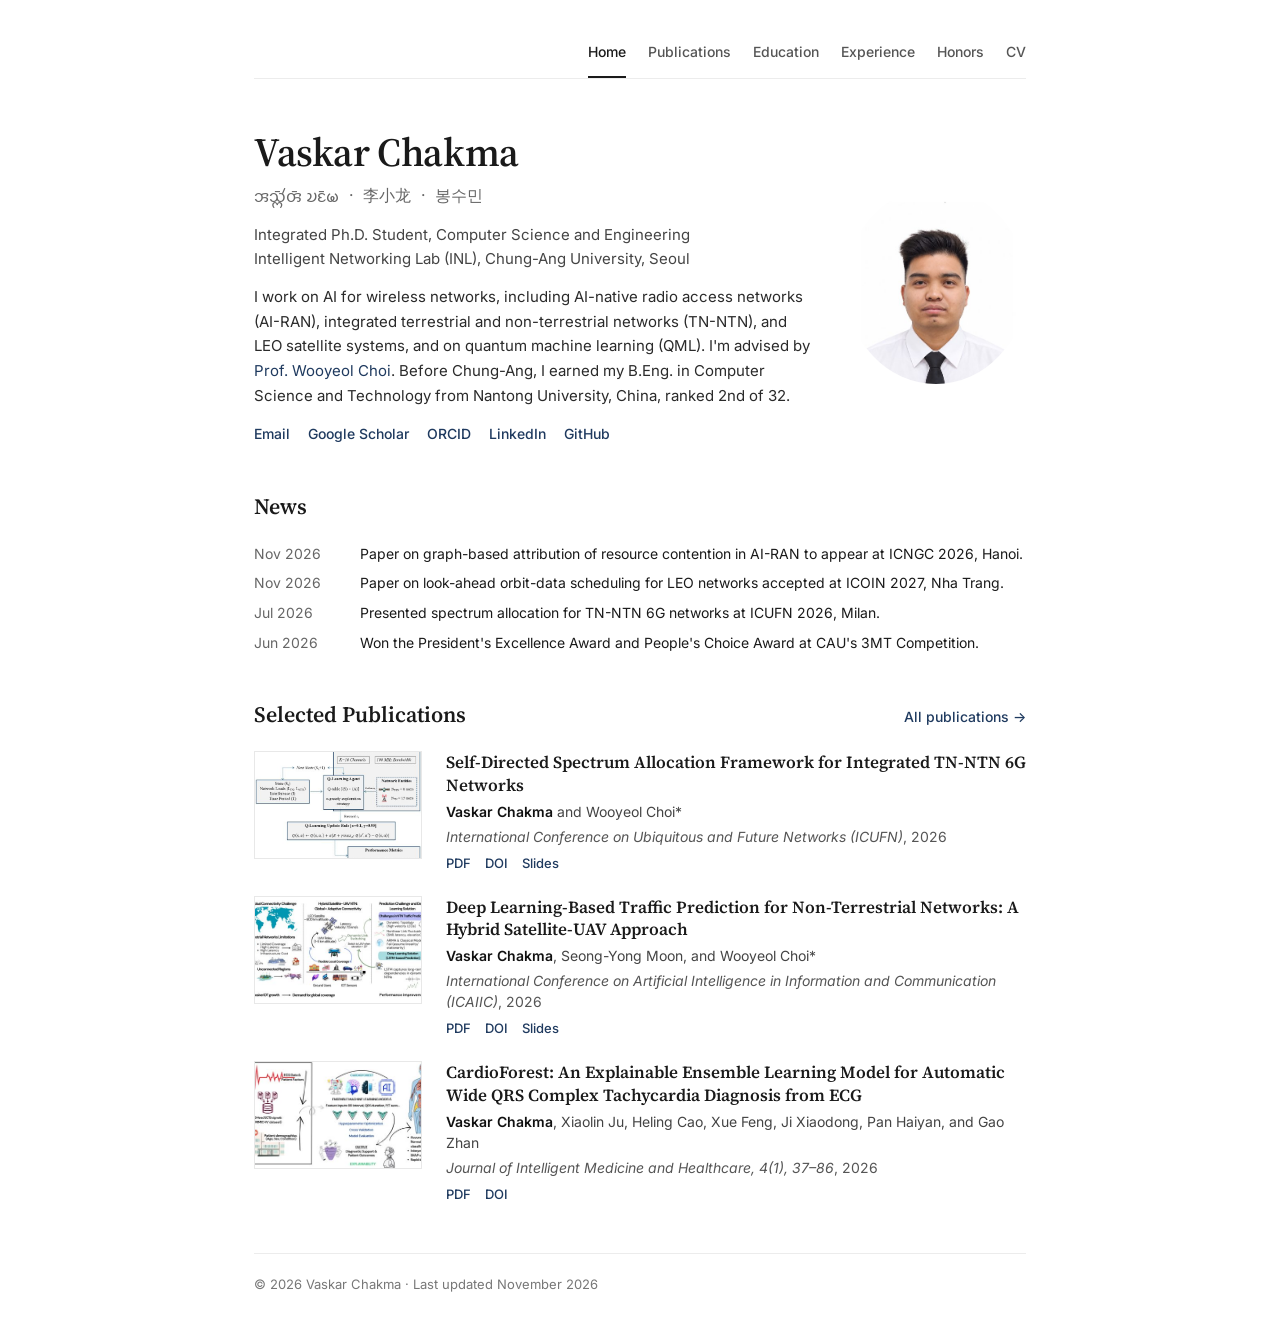
<file: index.html>
<!DOCTYPE html>
<html lang="en">
<head>
  <meta charset="UTF-8">
  <meta name="viewport" content="width=device-width, initial-scale=1.0">
  <title>Vaskar Chakma</title>
  <meta name="description" content="Vaskar Chakma is an integrated Ph.D. student at Chung-Ang University working on AI for wireless networks: AI-RAN, TN-NTN and LEO satellite systems.">
  <meta name="author" content="Vaskar Chakma">
  <meta property="og:title" content="Vaskar Chakma">
  <meta property="og:description" content="Vaskar Chakma is an integrated Ph.D. student at Chung-Ang University working on AI for wireless networks: AI-RAN, TN-NTN and LEO satellite systems.">
  <meta property="og:image" content="https://vaskarchakma.github.io/images/profile.jpg">
  <link rel="icon" type="image/png" href="coding.png">
  <link rel="apple-touch-icon" href="coding.png">
  <link rel="preconnect" href="https://fonts.googleapis.com">
  <link rel="preconnect" href="https://fonts.gstatic.com" crossorigin>
  <link href="https://fonts.googleapis.com/css2?family=Source+Serif+4:opsz,wght@8..60,400;8..60,600&amp;family=Inter:wght@400;500;600&amp;family=Noto+Sans+Chakma&amp;display=swap" rel="stylesheet">
  <link rel="stylesheet" href="style.css">
  <script data-goatcounter="https://vaskarchakma.goatcounter.com/count" async src="https://gc.zgo.at/count.js"></script>
</head>
<body>
<div class="page">
  <header class="site-header">
    <nav class="site-nav" aria-label="Main">
      <a href="index.html" aria-current="page">Home</a>
      <a href="publications.html">Publications</a>
      <a href="education.html">Education</a>
      <a href="experience.html">Experience</a>
      <a href="honors.html">Honors</a>
      <a href="cv.pdf">CV</a>
    </nav>
  </header>

  <main style="display: contents">
  <section class="hero" aria-label="Introduction">
    <div class="hero-text">
      <div class="name-block">
        <h1>Vaskar Chakma</h1>
        <p class="other-names"><span lang="ccp">𑄞𑄥𑄳𑄇𑄴𑄧𑄢𑄴 𑄌𑄋𑄴𑄟</span><span aria-hidden="true">·</span><span lang="zh-CN">李小龙</span><span aria-hidden="true">·</span><span lang="ko">봉수민</span></p>
      </div>
      <p class="role">Integrated Ph.D. Student, Computer Science and Engineering<br>Intelligent Networking Lab (INL), Chung-Ang University, Seoul</p>
      <p class="bio">I work on AI for wireless networks, including AI-native radio access networks (AI-RAN), integrated terrestrial and non-terrestrial networks (TN-NTN), and LEO satellite systems, and on quantum machine learning (QML). I'm advised by <a href="https://inl.cau.ac.kr/biography">Prof. Wooyeol Choi</a>. Before Chung-Ang, I earned my B.Eng. in Computer Science and Technology from Nantong University, China, ranked 2nd of 32.</p>
      <div class="links">
        <a href="mailto:vaskar@cau.ac.kr">Email</a>
        <a href="https://scholar.google.com/citations?hl=en&amp;user=aE4O5HUAAAAJ">Google Scholar</a>
        <a href="https://orcid.org/0009-0003-3039-3175">ORCID</a>
        <a href="https://www.linkedin.com/in/vaskar-chakma/">LinkedIn</a>
        <a href="https://github.com/VaskarChakma">GitHub</a>
      </div>
    </div>
    <img class="portrait" src="images/profile.jpg" alt="Portrait of Vaskar Chakma" width="180" height="196">
  </section>

  <section aria-labelledby="news">
    <h2 id="news">News</h2>
    <div class="dated">
      <span class="when">Nov 2026</span><span>Paper on graph-based attribution of resource contention in AI-RAN to appear at ICNGC 2026, Hanoi.</span>
      <span class="when">Nov 2026</span><span>Paper on look-ahead orbit-data scheduling for LEO networks accepted at ICOIN 2027, Nha Trang.</span>
      <span class="when">Jul 2026</span><span>Presented spectrum allocation for TN-NTN 6G networks at ICUFN 2026, Milan.</span>
      <span class="when">Jun 2026</span><span>Won the President's Excellence Award and People's Choice Award at CAU's 3MT Competition.</span>
    </div>
  </section>

  <section aria-labelledby="selected">
    <div class="section-head">
      <h2 id="selected">Selected Publications</h2>
      <a href="publications.html">All publications →</a>
    </div>
    <article class="pub">
      <img class="pub-thumb" src="images/thumbs/icufn.jpg" alt="" loading="lazy" width="168" height="108">
      <div class="pub-body">
        <a class="pub-title" href="icufn1.pdf">Self-Directed Spectrum Allocation Framework for Integrated TN-NTN 6G Networks</a>
        <div class="pub-authors"><span class="me">Vaskar Chakma</span> and Wooyeol Choi*</div>
        <div class="pub-venue"><em>International Conference on Ubiquitous and Future Networks (ICUFN)</em>, 2026</div>
        <div class="pub-links"><a href="icufn1.pdf">PDF</a><a href="https://doi.org/10.1109/ICUFN69619.2026.11628659">DOI</a><a href="icufn.pdf">Slides</a></div>
      </div>
    </article>
    <article class="pub">
      <img class="pub-thumb" src="images/thumbs/icaiic.jpg" alt="" loading="lazy" width="168" height="108">
      <div class="pub-body">
        <a class="pub-title" href="uav.pdf">Deep Learning-Based Traffic Prediction for Non-Terrestrial Networks: A Hybrid Satellite-UAV Approach</a>
        <div class="pub-authors"><span class="me">Vaskar Chakma</span>, Seong-Yong Moon, and Wooyeol Choi*</div>
        <div class="pub-venue"><em>International Conference on Artificial Intelligence in Information and Communication (ICAIIC)</em>, 2026</div>
        <div class="pub-links"><a href="uav.pdf">PDF</a><a href="https://doi.org/10.1109/ICAIIC68212.2026.11454384">DOI</a><a href="icaiic.pdf">Slides</a></div>
      </div>
    </article>
    <article class="pub">
      <img class="pub-thumb" src="images/thumbs/cardio.jpg" alt="" loading="lazy" width="168" height="108">
      <div class="pub-body">
        <a class="pub-title" href="CardioForest.pdf">CardioForest: An Explainable Ensemble Learning Model for Automatic Wide QRS Complex Tachycardia Diagnosis from ECG</a>
        <div class="pub-authors"><span class="me">Vaskar Chakma</span>, Xiaolin Ju, Heling Cao, Xue Feng, Ji Xiaodong, Pan Haiyan, and Gao Zhan</div>
        <div class="pub-venue"><em>Journal of Intelligent Medicine and Healthcare, 4(1), 37–86</em>, 2026</div>
        <div class="pub-links"><a href="CardioForest.pdf">PDF</a><a href="https://doi.org/10.32604/jimh.2026.075201">DOI</a></div>
      </div>
    </article>
  </section>
  </main>

  <footer class="site-footer">© 2026 Vaskar Chakma · Last updated November 2026<span id="visits" hidden></span></footer>
</div>
<script>
  (function () {
    var base = "https://vaskarchakma.goatcounter.com/counter/";
    var paths = ["/", "/index.html", "/publications.html", "/education.html", "/experience.html", "/honors.html"];
    var num = function (d) { return d && d.count ? parseInt(String(d.count).replace(/[^0-9]/g, ""), 10) || 0 : 0; };
    var get = function (path) {
      return fetch(base + encodeURIComponent(path) + ".json")
        .then(function (r) { return r.ok ? r.json() : null; })
        .then(num)
        .catch(function () { return 0; });
    };
    Promise.all([get("TOTAL")].concat(paths.map(get))).then(function (c) {
      var total = c[0];
      var sum = c.slice(1).reduce(function (a, b) { return a + b; }, 0);
      var n = Math.max(total, sum);
      if (!n) return;
      var el = document.getElementById("visits");
      el.textContent = " · " + n.toLocaleString("en-US") + " visits";
      el.hidden = false;
    });
  })();
</script>
</body>
</html>
</file>
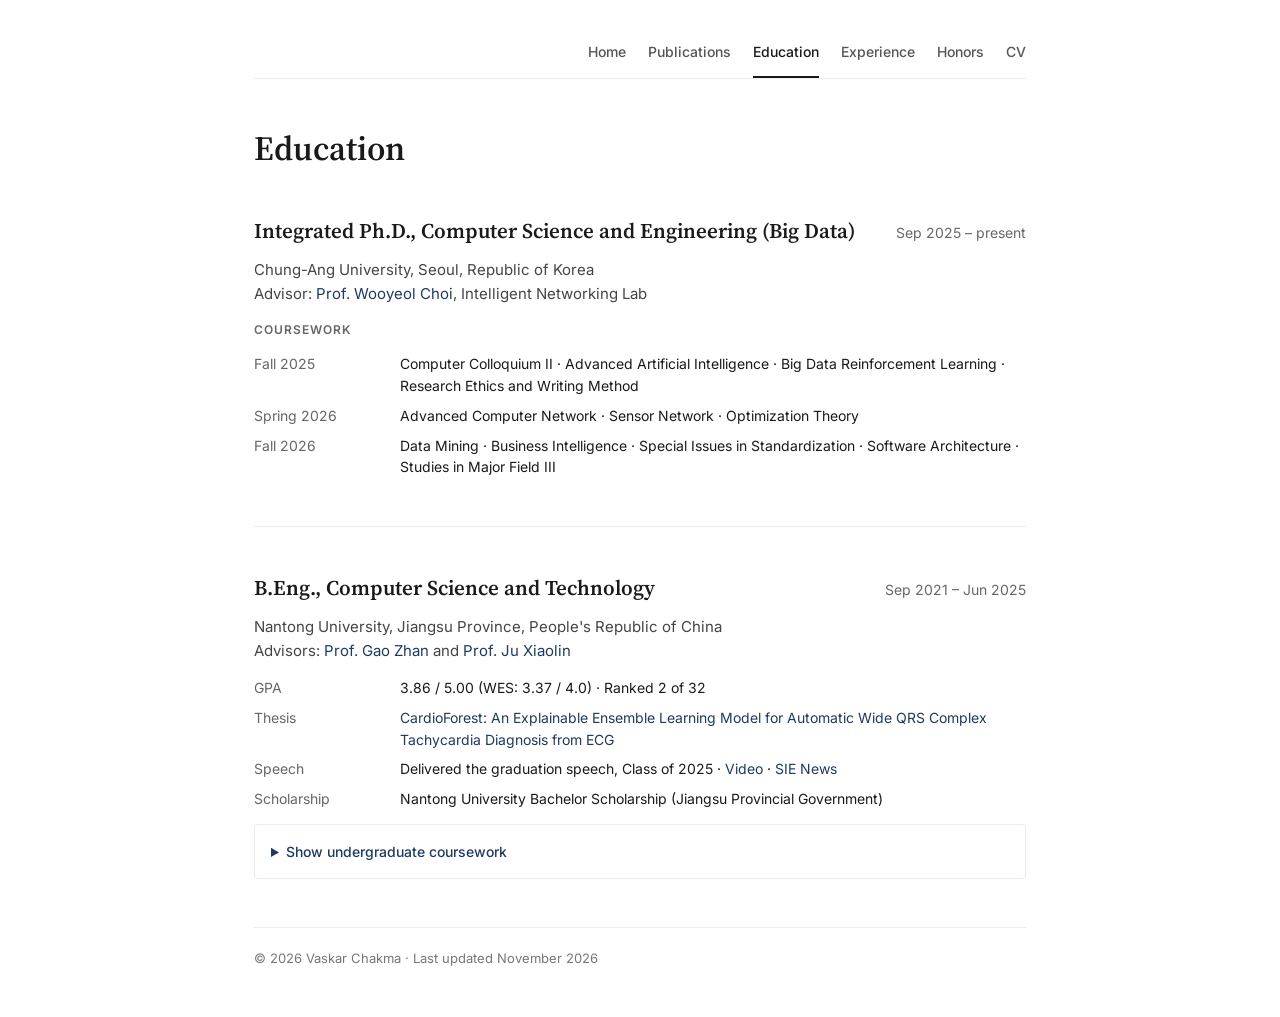
<file: education.html>
<!DOCTYPE html>
<html lang="en">
<head>
  <meta charset="UTF-8">
  <meta name="viewport" content="width=device-width, initial-scale=1.0">
  <title>Education — Vaskar Chakma</title>
  <meta name="description" content="Education of Vaskar Chakma: Chung-Ang University (Ph.D.) and Nantong University (B.Eng.).">
  <meta name="author" content="Vaskar Chakma">
  <meta property="og:title" content="Education — Vaskar Chakma">
  <meta property="og:description" content="Education of Vaskar Chakma: Chung-Ang University (Ph.D.) and Nantong University (B.Eng.).">
  <meta property="og:image" content="https://vaskarchakma.github.io/images/profile.jpg">
  <link rel="icon" type="image/png" href="coding.png">
  <link rel="apple-touch-icon" href="coding.png">
  <link rel="preconnect" href="https://fonts.googleapis.com">
  <link rel="preconnect" href="https://fonts.gstatic.com" crossorigin>
  <link href="https://fonts.googleapis.com/css2?family=Source+Serif+4:opsz,wght@8..60,400;8..60,600&amp;family=Inter:wght@400;500;600&amp;family=Noto+Sans+Chakma&amp;display=swap" rel="stylesheet">
  <link rel="stylesheet" href="style.css">
  <script data-goatcounter="https://vaskarchakma.goatcounter.com/count" async src="https://gc.zgo.at/count.js"></script>
</head>
<body>
<div class="page">
  <header class="site-header">
    <nav class="site-nav" aria-label="Main">
      <a href="index.html">Home</a>
      <a href="publications.html">Publications</a>
      <a href="education.html" aria-current="page">Education</a>
      <a href="experience.html">Experience</a>
      <a href="honors.html">Honors</a>
      <a href="cv.pdf">CV</a>
    </nav>
  </header>

  <main style="display: contents">
  <h1>Education</h1>

  <article class="entry">
    <div class="entry-head">
      <h2>Integrated Ph.D., Computer Science and Engineering (Big Data)</h2>
      <span class="when">Sep 2025 – present</span>
    </div>
    <p class="entry-place">Chung-Ang University, Seoul, Republic of Korea<br>Advisor: <a href="https://inl.cau.ac.kr/biography">Prof. Wooyeol Choi</a>, Intelligent Networking Lab</p>
    <div class="subhead">Coursework</div>
    <div class="dated wide">
      <span class="when">Fall 2025</span><span>Computer Colloquium II · Advanced Artificial Intelligence · Big Data Reinforcement Learning · Research Ethics and Writing Method</span>
      <span class="when">Spring 2026</span><span>Advanced Computer Network · Sensor Network · Optimization Theory</span>
      <span class="when">Fall 2026</span><span>Data Mining · Business Intelligence · Special Issues in Standardization · Software Architecture · Studies in Major Field III</span>
    </div>
  </article>

  <hr>

  <article class="entry">
    <div class="entry-head">
      <h2>B.Eng., Computer Science and Technology</h2>
      <span class="when">Sep 2021 – Jun 2025</span>
    </div>
    <p class="entry-place">Nantong University, Jiangsu Province, People's Republic of China<br>Advisors: <a href="https://ai.ntu.edu.cn/2024/0817/c9718a246517/page.htm">Prof. Gao Zhan</a> and <a href="https://ntu-juking.github.io/">Prof. Ju Xiaolin</a></p>
    <div class="dated wide">
      <span class="when">GPA</span><span>3.86 / 5.00 (WES: 3.37 / 4.0) · Ranked 2 of 32</span>
      <span class="when">Thesis</span><span><a href="CardioForest.pdf">CardioForest: An Explainable Ensemble Learning Model for Automatic Wide QRS Complex Tachycardia Diagnosis from ECG</a></span>
      <span class="when">Speech</span><span>Delivered the graduation speech, Class of 2025 · <a href="https://youtu.be/R0e5vaRSiQU">Video</a> · <a href="https://mp.weixin.qq.com/s/8sbdl6DqAuJ7EFkGEozEtQ">SIE News</a></span>
      <span class="when">Scholarship</span><span>Nantong University Bachelor Scholarship (Jiangsu Provincial Government)</span>
    </div>
    <details>
      <summary>Show undergraduate coursework</summary>
      <div class="dated">
        <span class="when">Fall 2021</span><span>Introduction to Computer Science · Triangle and Algebra</span>
        <span class="when">Spring 2022</span><span>Discrete Mathematics · Fundamentals of Programming · College Physics B I · College Physics Experiment I</span>
        <span class="when">Fall 2022</span><span>Assembler Language Programming · College Physics B II · College Physics Experiment II · Design Fundamentals (Java) · Data Structure</span>
        <span class="when">Spring 2023</span><span>Computer Digital Logic Design · Operating System · Principles of Computer Organization</span>
        <span class="when">Fall 2023</span><span>Principles and Applications of Database Systems · Program Design for Python · Computer Networks</span>
        <span class="when">Spring 2024</span><span>Embedded System and Interface Technology · Compile Principles · Software Engineering</span>
        <span class="when">Fall 2024</span><span>Technology for Internet of Things · Introduction of UI Design · Algorithm Design and Analysis · Advanced Mathematics I &amp; II · Curriculum Designs (Computer Organization, Computer Networks, Operating System, Embedded Systems, Data Structures and Algorithms)</span>
        <span class="when">Spring 2025</span><span>Professional Training · Comprehensive Practice of Embedded Systems · Probability Theory and Mathematical Statistics · Design Fundamentals (C#) · Graduation Thesis</span>
      </div>
    </details>
  </article>
  </main>

  <footer class="site-footer">© 2026 Vaskar Chakma · Last updated November 2026<span id="visits" hidden></span></footer>
</div>
<script>
  (function () {
    var base = "https://vaskarchakma.goatcounter.com/counter/";
    var paths = ["/", "/index.html", "/publications.html", "/education.html", "/experience.html", "/honors.html"];
    var num = function (d) { return d && d.count ? parseInt(String(d.count).replace(/[^0-9]/g, ""), 10) || 0 : 0; };
    var get = function (path) {
      return fetch(base + encodeURIComponent(path) + ".json")
        .then(function (r) { return r.ok ? r.json() : null; })
        .then(num)
        .catch(function () { return 0; });
    };
    Promise.all([get("TOTAL")].concat(paths.map(get))).then(function (c) {
      var total = c[0];
      var sum = c.slice(1).reduce(function (a, b) { return a + b; }, 0);
      var n = Math.max(total, sum);
      if (!n) return;
      var el = document.getElementById("visits");
      el.textContent = " · " + n.toLocaleString("en-US") + " visits";
      el.hidden = false;
    });
  })();
</script>
</body>
</html>
</file>
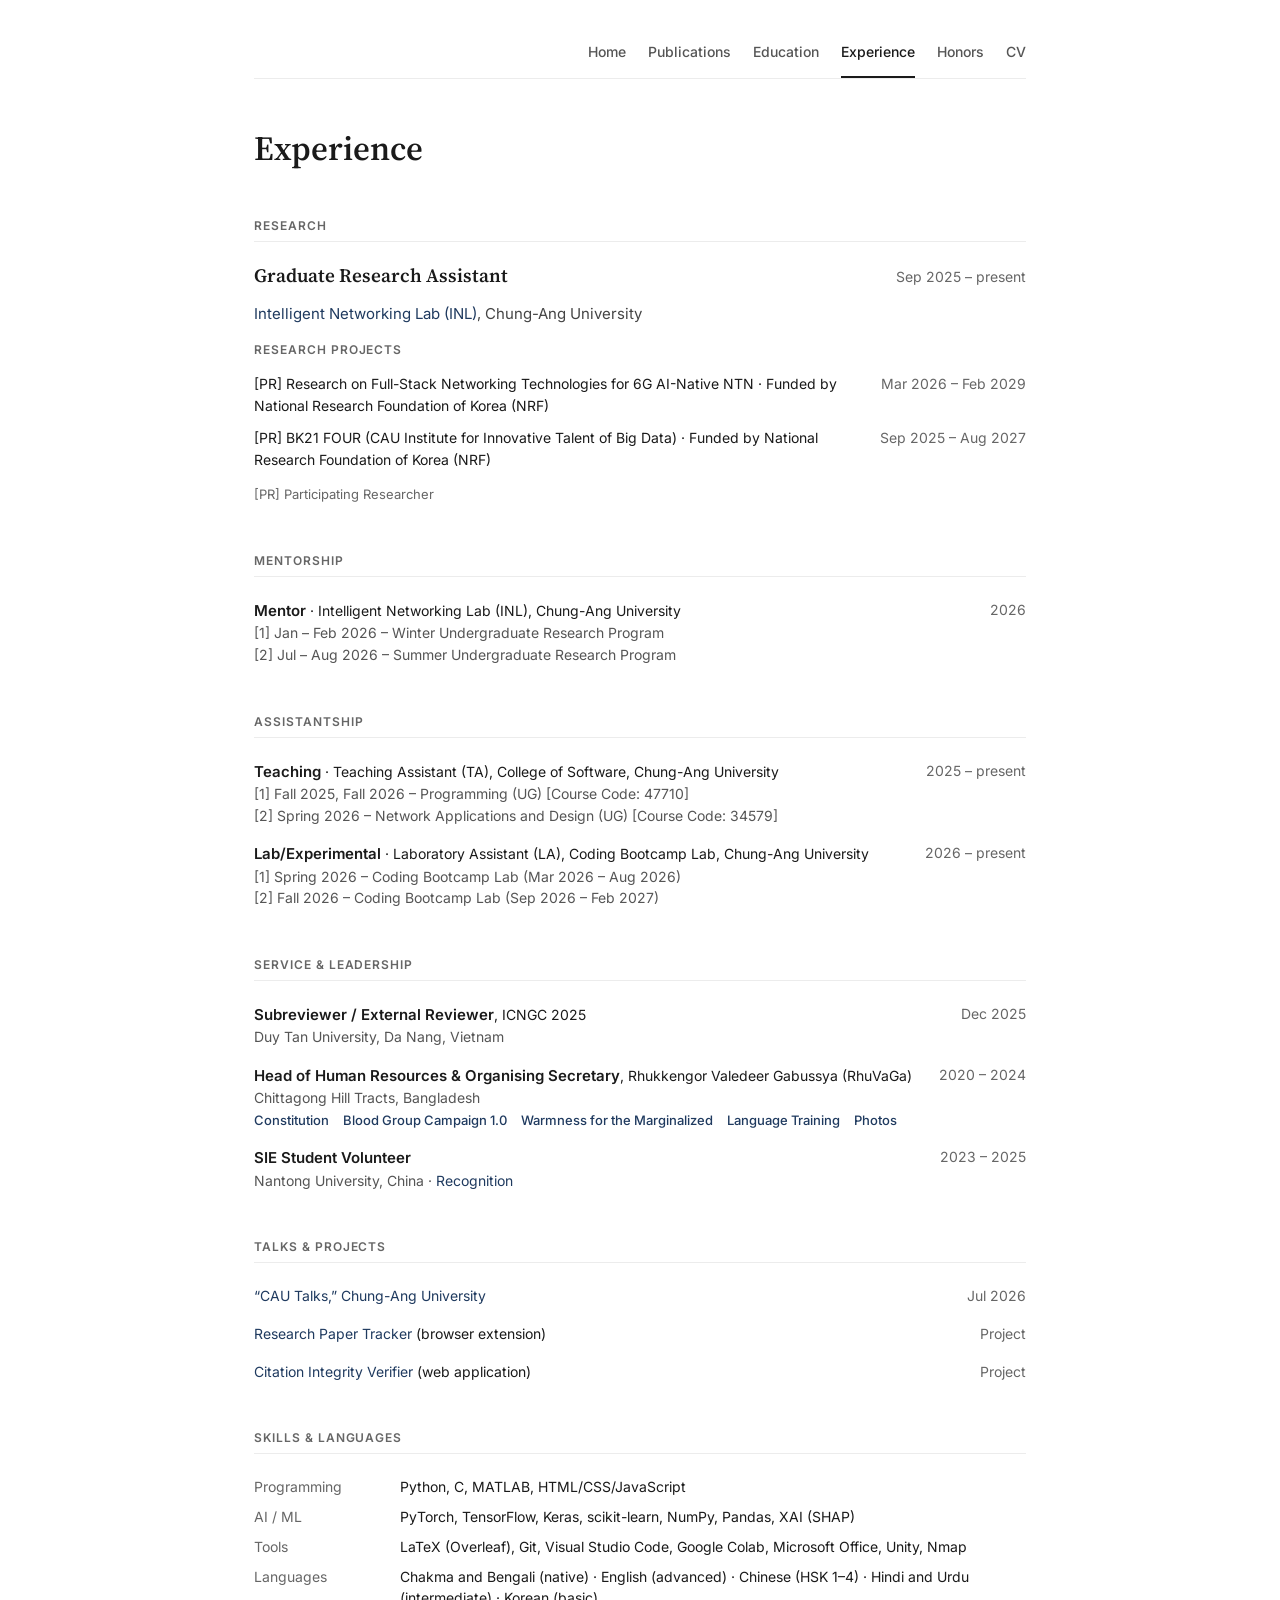
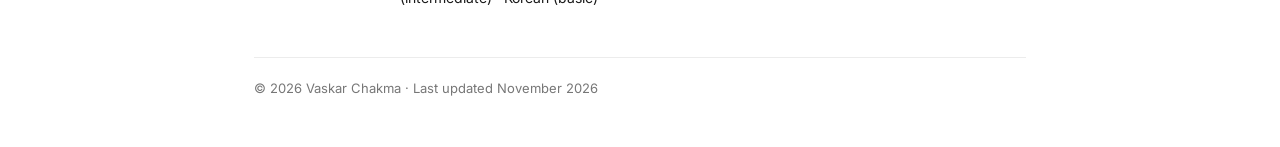
<file: experience.html>
<!DOCTYPE html>
<html lang="en">
<head>
  <meta charset="UTF-8">
  <meta name="viewport" content="width=device-width, initial-scale=1.0">
  <title>Experience — Vaskar Chakma</title>
  <meta name="description" content="Research, teaching, service and skills of Vaskar Chakma.">
  <meta name="author" content="Vaskar Chakma">
  <meta property="og:title" content="Experience — Vaskar Chakma">
  <meta property="og:description" content="Research, teaching, service and skills of Vaskar Chakma.">
  <meta property="og:image" content="https://vaskarchakma.github.io/images/profile.jpg">
  <link rel="icon" type="image/png" href="coding.png">
  <link rel="apple-touch-icon" href="coding.png">
  <link rel="preconnect" href="https://fonts.googleapis.com">
  <link rel="preconnect" href="https://fonts.gstatic.com" crossorigin>
  <link href="https://fonts.googleapis.com/css2?family=Source+Serif+4:opsz,wght@8..60,400;8..60,600&amp;family=Inter:wght@400;500;600&amp;family=Noto+Sans+Chakma&amp;display=swap" rel="stylesheet">
  <link rel="stylesheet" href="style.css">
  <script data-goatcounter="https://vaskarchakma.goatcounter.com/count" async src="https://gc.zgo.at/count.js"></script>
</head>
<body>
<div class="page">
  <header class="site-header">
    <nav class="site-nav" aria-label="Main">
      <a href="index.html">Home</a>
      <a href="publications.html">Publications</a>
      <a href="education.html">Education</a>
      <a href="experience.html" aria-current="page">Experience</a>
      <a href="honors.html">Honors</a>
      <a href="cv.pdf">CV</a>
    </nav>
  </header>

  <main style="display: contents">
  <h1>Experience</h1>

  <section aria-labelledby="research">
    <h2 id="research" class="label">Research</h2>
    <article class="entry">
      <div class="entry-head">
        <h3>Graduate Research Assistant</h3>
        <span class="when">Sep 2025 – present</span>
      </div>
      <p class="entry-place"><a href="https://inl.cau.ac.kr">Intelligent Networking Lab (INL)</a>, Chung-Ang University</p>
      <div class="subhead">Research Projects</div>
      <div class="rows" style="gap: 10px 24px">
        <span>[PR] Research on Full-Stack Networking Technologies for 6G AI-Native NTN · Funded by National Research Foundation of Korea (NRF)</span><span class="when">Mar 2026 – Feb 2029</span>
        <span>[PR] BK21 FOUR (CAU Institute for Innovative Talent of Big Data) · Funded by National Research Foundation of Korea (NRF)</span><span class="when">Sep 2025 – Aug 2027</span>
      </div>
      <p class="muted" style="font-size: 13px">[PR] Participating Researcher</p>
    </article>
  </section>

  <section aria-labelledby="mentorship">
    <h2 id="mentorship" class="label">Mentorship</h2>
    <div class="rows">
      <div><strong>Mentor</strong> · Intelligent Networking Lab (INL), Chung-Ang University<br><span class="sub">[1] Jan – Feb 2026 – Winter Undergraduate Research Program<br>[2] Jul – Aug 2026 – Summer Undergraduate Research Program</span></div><span class="when">2026</span>
    </div>
  </section>

  <section aria-labelledby="assistantship">
    <h2 id="assistantship" class="label">Assistantship</h2>
    <div class="rows">
      <div><strong>Teaching</strong> · Teaching Assistant (TA), College of Software, Chung-Ang University<br><span class="sub">[1] Fall 2025, Fall 2026 – Programming (UG) [Course Code: 47710]<br>[2] Spring 2026 – Network Applications and Design (UG) [Course Code: 34579]</span></div><span class="when">2025 – present</span>
      <div><strong>Lab/Experimental</strong> · Laboratory Assistant (LA), Coding Bootcamp Lab, Chung-Ang University<br><span class="sub">[1] Spring 2026 – Coding Bootcamp Lab (Mar 2026 – Aug 2026)<br>[2] Fall 2026 – Coding Bootcamp Lab (Sep 2026 – Feb 2027)</span></div><span class="when">2026 – present</span>
    </div>
  </section>

  <section aria-labelledby="service">
    <h2 id="service" class="label">Service &amp; Leadership</h2>
    <div class="rows">
      <div><strong>Subreviewer / External Reviewer</strong>, ICNGC 2025<br><span class="sub">Duy Tan University, Da Nang, Vietnam</span></div><span class="when">Dec 2025</span>
      <div><strong>Head of Human Resources &amp; Organising Secretary</strong>, Rhukkengor Valedeer Gabussya (RhuVaGa)<br><span class="sub">Chittagong Hill Tracts, Bangladesh</span><br><span class="inline-links"><a href="Constitution.pdf">Constitution</a><a href="Blood.pdf">Blood Group Campaign 1.0</a><a href="https://www.facebook.com/share/p/1AkPgLS8QN/">Warmness for the Marginalized</a><a href="https://www.facebook.com/share/p/1GpaY5xAXd/">Language Training</a><a href="https://www.facebook.com/rhuvaga/photos">Photos</a></span></div><span class="when">2020 – 2024</span>
      <div><strong>SIE Student Volunteer</strong><br><span class="sub">Nantong University, China · <a href="SIE.jpg">Recognition</a></span></div><span class="when">2023 – 2025</span>
    </div>
  </section>

  <section aria-labelledby="talks">
    <h2 id="talks" class="label">Talks &amp; Projects</h2>
    <div class="rows">
      <span><a href="https://prumir.cau.ac.kr/bbs/board.php?bo_table=cau_talks&amp;wr_id=42&amp;sca=%EC%A4%91%EC%95%99%EB%8C%80+AISW+LAB%EC%84%B8%EB%AF%B8%EB%82%98">“CAU Talks,” Chung-Ang University</a></span><span class="when">Jul 2026</span>
      <span><a href="https://chromewebstore.google.com/detail/research-paper-tracker/dckbfjmbeooadjnbnhjdpepgkcfajbgk">Research Paper Tracker</a> (browser extension)</span><span class="when">Project</span>
      <span><a href="https://vaskarchakma.github.io/refcheck/">Citation Integrity Verifier</a> (web application)</span><span class="when">Project</span>
    </div>
  </section>

  <section aria-labelledby="skills">
    <h2 id="skills" class="label">Skills &amp; Languages</h2>
    <div class="dated wide">
      <span class="when">Programming</span><span>Python, C, MATLAB, HTML/CSS/JavaScript</span>
      <span class="when">AI / ML</span><span>PyTorch, TensorFlow, Keras, scikit-learn, NumPy, Pandas, XAI (SHAP)</span>
      <span class="when">Tools</span><span>LaTeX (Overleaf), Git, Visual Studio Code, Google Colab, Microsoft Office, Unity, Nmap</span>
      <span class="when">Languages</span><span>Chakma and Bengali (native) · English (advanced) · Chinese (HSK 1–4) · Hindi and Urdu (intermediate) · Korean (basic)</span>
    </div>
  </section>
  </main>

  <footer class="site-footer">© 2026 Vaskar Chakma · Last updated November 2026<span id="visits" hidden></span></footer>
</div>
<script>
  (function () {
    var base = "https://vaskarchakma.goatcounter.com/counter/";
    var paths = ["/", "/index.html", "/publications.html", "/education.html", "/experience.html", "/honors.html"];
    var num = function (d) { return d && d.count ? parseInt(String(d.count).replace(/[^0-9]/g, ""), 10) || 0 : 0; };
    var get = function (path) {
      return fetch(base + encodeURIComponent(path) + ".json")
        .then(function (r) { return r.ok ? r.json() : null; })
        .then(num)
        .catch(function () { return 0; });
    };
    Promise.all([get("TOTAL")].concat(paths.map(get))).then(function (c) {
      var total = c[0];
      var sum = c.slice(1).reduce(function (a, b) { return a + b; }, 0);
      var n = Math.max(total, sum);
      if (!n) return;
      var el = document.getElementById("visits");
      el.textContent = " · " + n.toLocaleString("en-US") + " visits";
      el.hidden = false;
    });
  })();
</script>
</body>
</html>
</file>
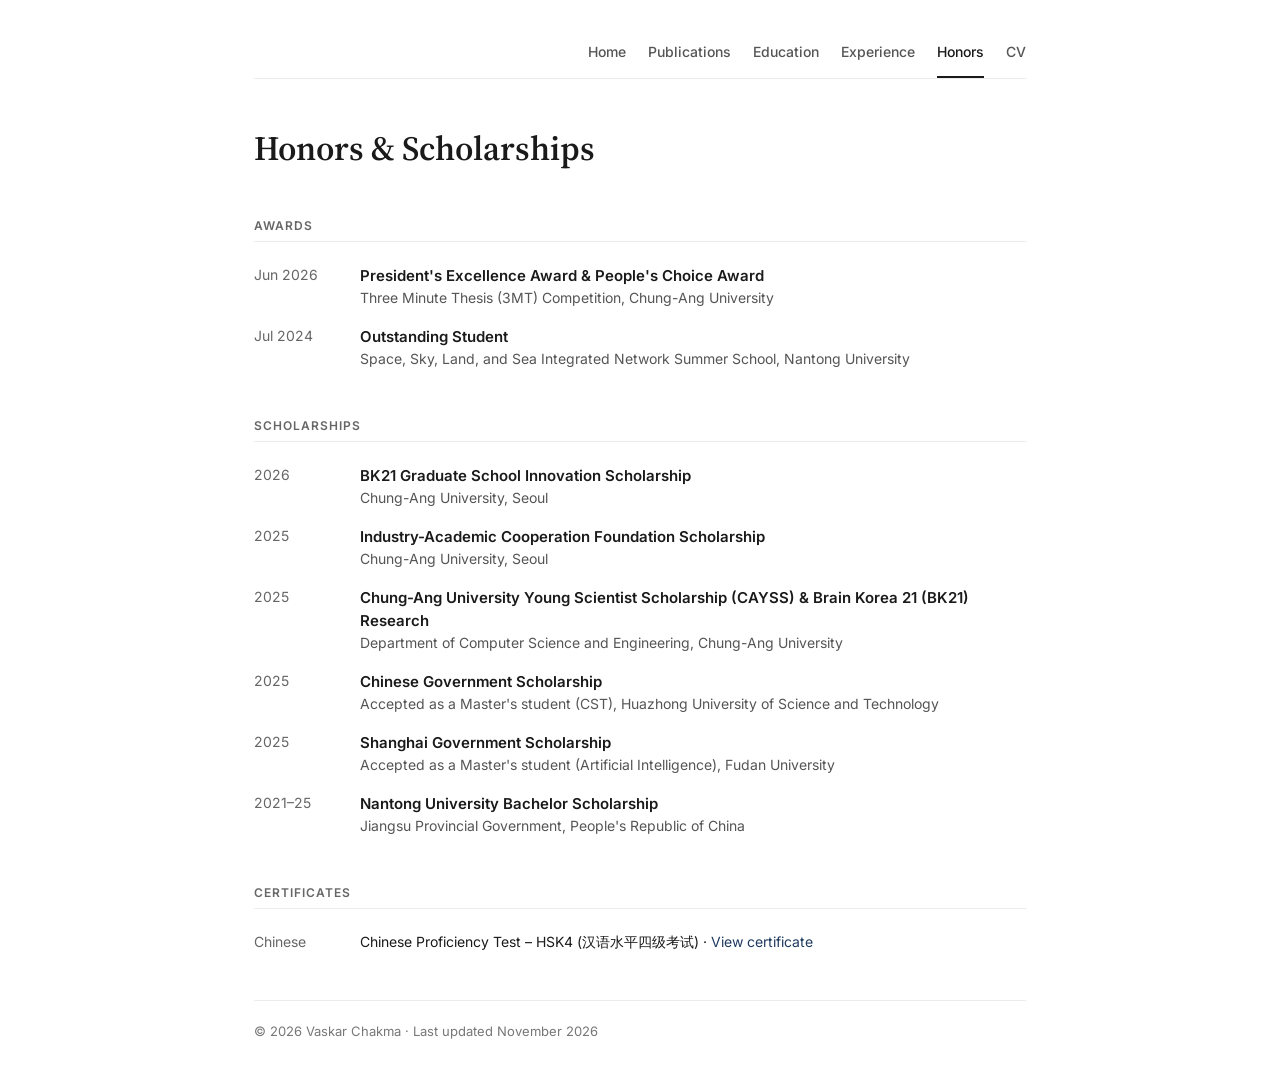
<file: honors.html>
<!DOCTYPE html>
<html lang="en">
<head>
  <meta charset="UTF-8">
  <meta name="viewport" content="width=device-width, initial-scale=1.0">
  <title>Honors — Vaskar Chakma</title>
  <meta name="description" content="Awards and scholarships received by Vaskar Chakma.">
  <meta name="author" content="Vaskar Chakma">
  <meta property="og:title" content="Honors — Vaskar Chakma">
  <meta property="og:description" content="Awards and scholarships received by Vaskar Chakma.">
  <meta property="og:image" content="https://vaskarchakma.github.io/images/profile.jpg">
  <link rel="icon" type="image/png" href="coding.png">
  <link rel="apple-touch-icon" href="coding.png">
  <link rel="preconnect" href="https://fonts.googleapis.com">
  <link rel="preconnect" href="https://fonts.gstatic.com" crossorigin>
  <link href="https://fonts.googleapis.com/css2?family=Source+Serif+4:opsz,wght@8..60,400;8..60,600&amp;family=Inter:wght@400;500;600&amp;family=Noto+Sans+Chakma&amp;display=swap" rel="stylesheet">
  <link rel="stylesheet" href="style.css">
  <script data-goatcounter="https://vaskarchakma.goatcounter.com/count" async src="https://gc.zgo.at/count.js"></script>
</head>
<body>
<div class="page">
  <header class="site-header">
    <nav class="site-nav" aria-label="Main">
      <a href="index.html">Home</a>
      <a href="publications.html">Publications</a>
      <a href="education.html">Education</a>
      <a href="experience.html">Experience</a>
      <a href="honors.html" aria-current="page">Honors</a>
      <a href="cv.pdf">CV</a>
    </nav>
  </header>

  <main style="display: contents">
  <h1>Honors &amp; Scholarships</h1>

  <section aria-labelledby="awards">
    <h2 id="awards" class="label">Awards</h2>
    <div class="dated roomy">
      <span class="when">Jun 2026</span><div><strong>President's Excellence Award &amp; People's Choice Award</strong><br><span class="sub">Three Minute Thesis (3MT) Competition, Chung-Ang University</span></div>
      <span class="when">Jul 2024</span><div><strong>Outstanding Student</strong><br><span class="sub">Space, Sky, Land, and Sea Integrated Network Summer School, Nantong University</span></div>
    </div>
  </section>

  <section aria-labelledby="scholarships">
    <h2 id="scholarships" class="label">Scholarships</h2>
    <div class="dated roomy">
      <span class="when">2026</span><div><strong>BK21 Graduate School Innovation Scholarship</strong><br><span class="sub">Chung-Ang University, Seoul</span></div>
      <span class="when">2025</span><div><strong>Industry-Academic Cooperation Foundation Scholarship</strong><br><span class="sub">Chung-Ang University, Seoul</span></div>
      <span class="when">2025</span><div><strong>Chung-Ang University Young Scientist Scholarship (CAYSS) &amp; Brain Korea 21 (BK21) Research</strong><br><span class="sub">Department of Computer Science and Engineering, Chung-Ang University</span></div>
      <span class="when">2025</span><div><strong>Chinese Government Scholarship</strong><br><span class="sub">Accepted as a Master's student (CST), Huazhong University of Science and Technology</span></div>
      <span class="when">2025</span><div><strong>Shanghai Government Scholarship</strong><br><span class="sub">Accepted as a Master's student (Artificial Intelligence), Fudan University</span></div>
      <span class="when">2021–25</span><div><strong>Nantong University Bachelor Scholarship</strong><br><span class="sub">Jiangsu Provincial Government, People's Republic of China</span></div>
    </div>
  </section>

  <section aria-labelledby="certs">
    <h2 id="certs" class="label">Certificates</h2>
    <div class="dated">
      <span class="when">Chinese</span><span>Chinese Proficiency Test – HSK4 (汉语水平四级考试) · <a href="HSK.jpg">View certificate</a></span>
    </div>
  </section>
  </main>

  <footer class="site-footer">© 2026 Vaskar Chakma · Last updated November 2026<span id="visits" hidden></span></footer>
</div>
<script>
  (function () {
    var base = "https://vaskarchakma.goatcounter.com/counter/";
    var paths = ["/", "/index.html", "/publications.html", "/education.html", "/experience.html", "/honors.html"];
    var num = function (d) { return d && d.count ? parseInt(String(d.count).replace(/[^0-9]/g, ""), 10) || 0 : 0; };
    var get = function (path) {
      return fetch(base + encodeURIComponent(path) + ".json")
        .then(function (r) { return r.ok ? r.json() : null; })
        .then(num)
        .catch(function () { return 0; });
    };
    Promise.all([get("TOTAL")].concat(paths.map(get))).then(function (c) {
      var total = c[0];
      var sum = c.slice(1).reduce(function (a, b) { return a + b; }, 0);
      var n = Math.max(total, sum);
      if (!n) return;
      var el = document.getElementById("visits");
      el.textContent = " · " + n.toLocaleString("en-US") + " visits";
      el.hidden = false;
    });
  })();
</script>
</body>
</html>
</file>
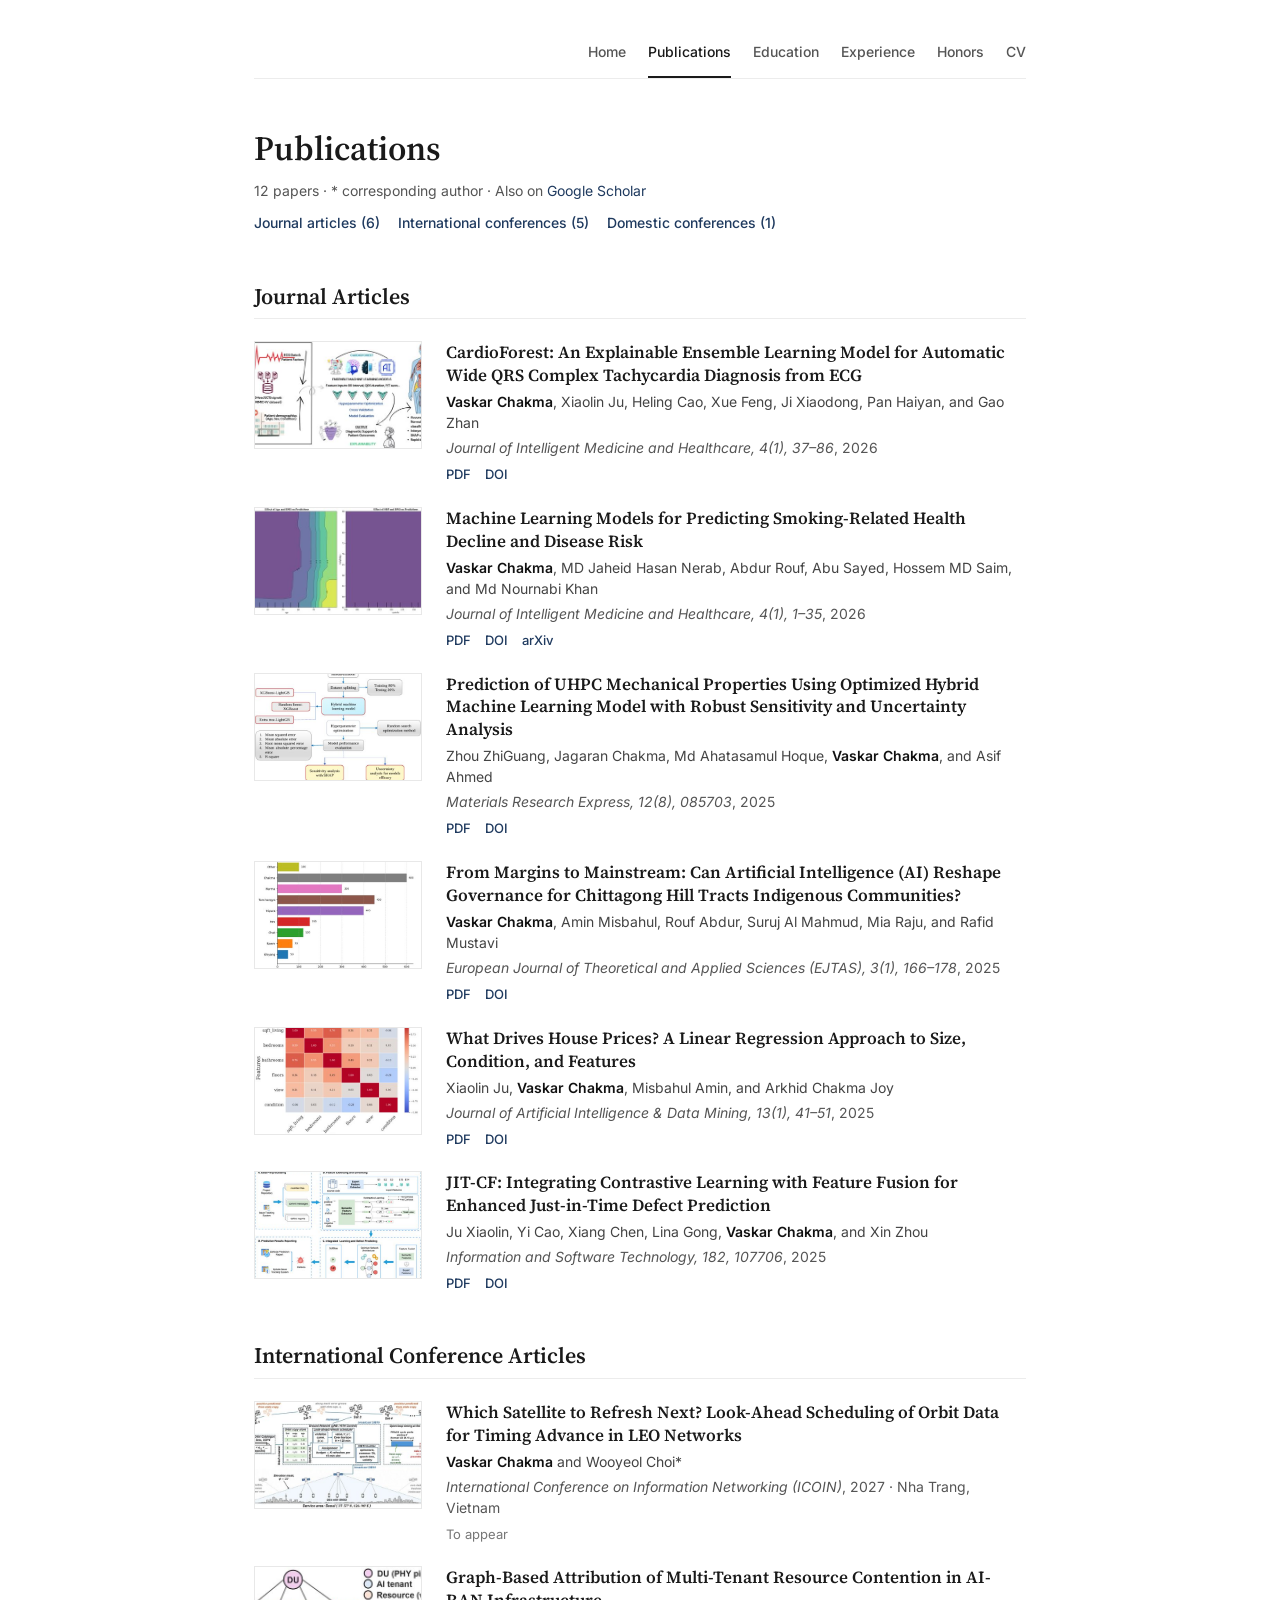
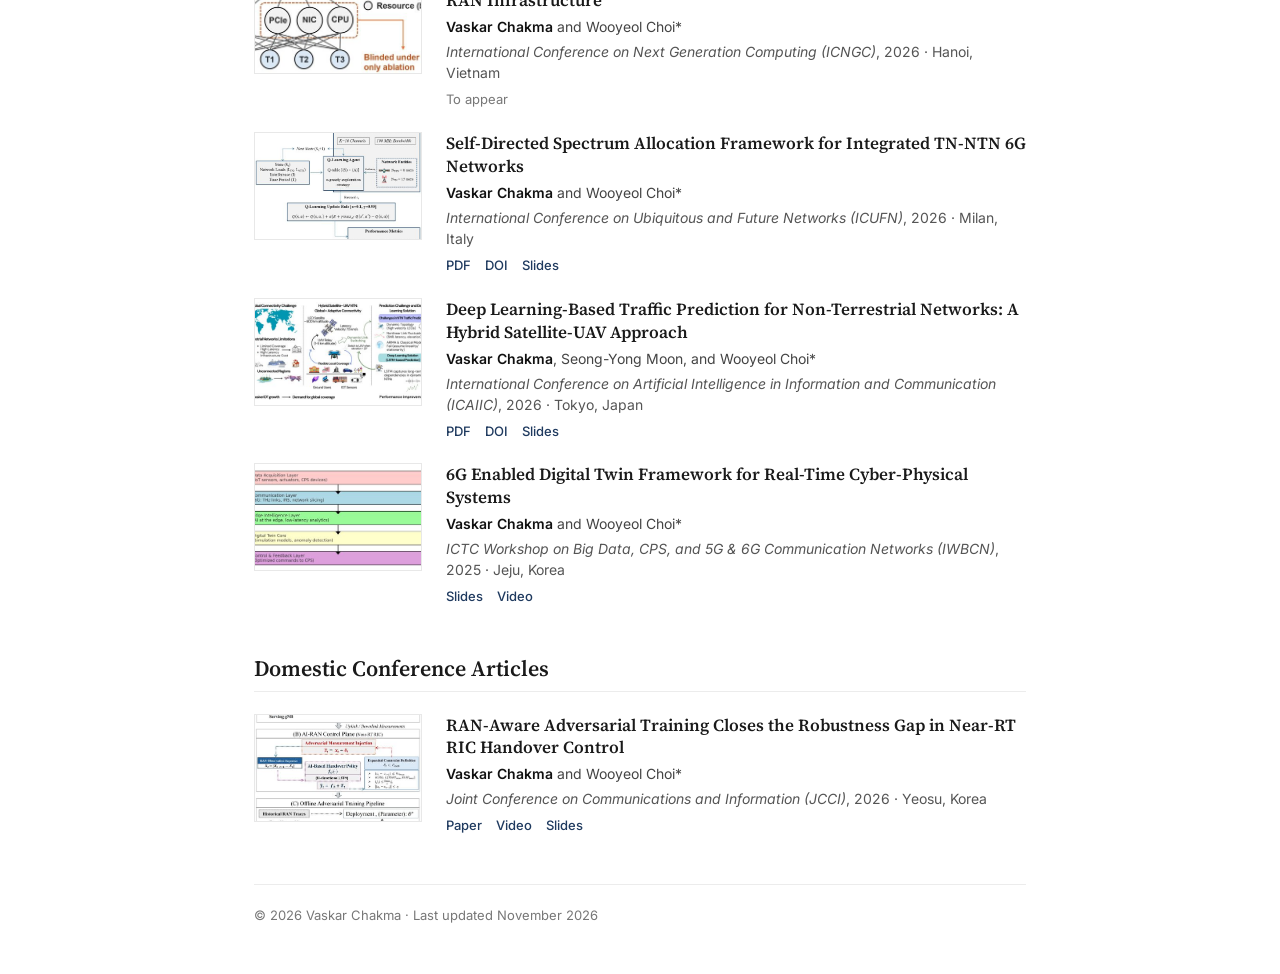
<file: publications.html>
<!DOCTYPE html>
<html lang="en">
<head>
  <meta charset="UTF-8">
  <meta name="viewport" content="width=device-width, initial-scale=1.0">
  <title>Publications — Vaskar Chakma</title>
  <meta name="description" content="Conference papers and journal articles by Vaskar Chakma.">
  <meta name="author" content="Vaskar Chakma">
  <meta property="og:title" content="Publications — Vaskar Chakma">
  <meta property="og:description" content="Conference papers and journal articles by Vaskar Chakma.">
  <meta property="og:image" content="https://vaskarchakma.github.io/images/profile.jpg">
  <link rel="icon" type="image/png" href="coding.png">
  <link rel="apple-touch-icon" href="coding.png">
  <link rel="preconnect" href="https://fonts.googleapis.com">
  <link rel="preconnect" href="https://fonts.gstatic.com" crossorigin>
  <link href="https://fonts.googleapis.com/css2?family=Source+Serif+4:opsz,wght@8..60,400;8..60,600&amp;family=Inter:wght@400;500;600&amp;family=Noto+Sans+Chakma&amp;display=swap" rel="stylesheet">
  <link rel="stylesheet" href="style.css">
  <script data-goatcounter="https://vaskarchakma.goatcounter.com/count" async src="https://gc.zgo.at/count.js"></script>
</head>
<body>
<div class="page">
  <header class="site-header">
    <nav class="site-nav" aria-label="Main">
      <a href="index.html">Home</a>
      <a href="publications.html" aria-current="page">Publications</a>
      <a href="education.html">Education</a>
      <a href="experience.html">Experience</a>
      <a href="honors.html">Honors</a>
      <a href="cv.pdf">CV</a>
    </nav>
  </header>

  <main style="display: contents">
  <div class="page-intro">
    <h1>Publications</h1>
    <p class="note">12 papers · * corresponding author · Also on <a href="https://scholar.google.com/citations?hl=en&amp;user=aE4O5HUAAAAJ">Google Scholar</a></p>
    <div class="jump"><a href="#journal">Journal articles (6)</a><a href="#conference">International conferences (5)</a><a href="#domestic">Domestic conferences (1)</a></div>
  </div>

  <section id="journal" aria-labelledby="jour-h">
    <h2 id="jour-h" class="rule-heading">Journal Articles</h2>
    <article class="pub">
      <img class="pub-thumb" src="images/thumbs/cardio.jpg" alt="" loading="lazy" width="168" height="108">
      <div class="pub-body">
        <a class="pub-title" href="CardioForest.pdf">CardioForest: An Explainable Ensemble Learning Model for Automatic Wide QRS Complex Tachycardia Diagnosis from ECG</a>
        <div class="pub-authors"><span class="me">Vaskar Chakma</span>, Xiaolin Ju, Heling Cao, Xue Feng, Ji Xiaodong, Pan Haiyan, and Gao Zhan</div>
        <div class="pub-venue"><em>Journal of Intelligent Medicine and Healthcare, 4(1), 37–86</em>, 2026</div>
        <div class="pub-links"><a href="CardioForest.pdf">PDF</a><a href="https://doi.org/10.32604/jimh.2026.075201">DOI</a></div>
      </div>
    </article>
    <article class="pub">
      <img class="pub-thumb" src="images/thumbs/smoking.jpg" alt="" loading="lazy" width="168" height="108">
      <div class="pub-body">
        <a class="pub-title" href="smoking.pdf">Machine Learning Models for Predicting Smoking-Related Health Decline and Disease Risk</a>
        <div class="pub-authors"><span class="me">Vaskar Chakma</span>, MD Jaheid Hasan Nerab, Abdur Rouf, Abu Sayed, Hossem MD Saim, and Md Nournabi Khan</div>
        <div class="pub-venue"><em>Journal of Intelligent Medicine and Healthcare, 4(1), 1–35</em>, 2026</div>
        <div class="pub-links"><a href="smoking.pdf">PDF</a><a href="https://doi.org/10.32604/jimh.2026.074347">DOI</a><a href="https://arxiv.org/abs/2511.14682">arXiv</a></div>
      </div>
    </article>
    <article class="pub">
      <img class="pub-thumb" src="images/thumbs/uhpc.jpg" alt="" loading="lazy" width="168" height="108">
      <div class="pub-body">
        <a class="pub-title" href="UHPC.pdf">Prediction of UHPC Mechanical Properties Using Optimized Hybrid Machine Learning Model with Robust Sensitivity and Uncertainty Analysis</a>
        <div class="pub-authors">Zhou ZhiGuang, Jagaran Chakma, Md Ahatasamul Hoque, <span class="me">Vaskar Chakma</span>, and Asif Ahmed</div>
        <div class="pub-venue"><em>Materials Research Express, 12(8), 085703</em>, 2025</div>
        <div class="pub-links"><a href="UHPC.pdf">PDF</a><a href="https://doi.org/10.1088/2053-1591/adf8c4">DOI</a></div>
      </div>
    </article>
    <article class="pub">
      <img class="pub-thumb" src="images/thumbs/m2m.jpg" alt="" loading="lazy" width="168" height="108">
      <div class="pub-body">
        <a class="pub-title" href="M2M.pdf">From Margins to Mainstream: Can Artificial Intelligence (AI) Reshape Governance for Chittagong Hill Tracts Indigenous Communities?</a>
        <div class="pub-authors"><span class="me">Vaskar Chakma</span>, Amin Misbahul, Rouf Abdur, Suruj Al Mahmud, Mia Raju, and Rafid Mustavi</div>
        <div class="pub-venue"><em>European Journal of Theoretical and Applied Sciences (EJTAS), 3(1), 166–178</em>, 2025</div>
        <div class="pub-links"><a href="M2M.pdf">PDF</a><a href="https://doi.org/10.59324/ejtas.2025.3(1).16">DOI</a></div>
      </div>
    </article>
    <article class="pub">
      <img class="pub-thumb" src="images/thumbs/house.jpg" alt="" loading="lazy" width="168" height="108">
      <div class="pub-body">
        <a class="pub-title" href="house.pdf">What Drives House Prices? A Linear Regression Approach to Size, Condition, and Features</a>
        <div class="pub-authors">Xiaolin Ju, <span class="me">Vaskar Chakma</span>, Misbahul Amin, and Arkhid Chakma Joy</div>
        <div class="pub-venue"><em>Journal of Artificial Intelligence &amp; Data Mining, 13(1), 41–51</em>, 2025</div>
        <div class="pub-links"><a href="house.pdf">PDF</a><a href="https://doi.org/10.22044/jadm.2025.15529.2668">DOI</a></div>
      </div>
    </article>
    <article class="pub">
      <img class="pub-thumb" src="images/thumbs/jitcf.jpg" alt="" loading="lazy" width="168" height="108">
      <div class="pub-body">
        <a class="pub-title" href="JITCF.pdf">JIT-CF: Integrating Contrastive Learning with Feature Fusion for Enhanced Just-in-Time Defect Prediction</a>
        <div class="pub-authors">Ju Xiaolin, Yi Cao, Xiang Chen, Lina Gong, <span class="me">Vaskar Chakma</span>, and Xin Zhou</div>
        <div class="pub-venue"><em>Information and Software Technology, 182, 107706</em>, 2025</div>
        <div class="pub-links"><a href="JITCF.pdf">PDF</a><a href="https://doi.org/10.1016/j.infsof.2025.107706">DOI</a></div>
      </div>
    </article>
  </section>

  <section id="conference" aria-labelledby="conf-h">
    <h2 id="conf-h" class="rule-heading">International Conference Articles</h2>
    <article class="pub">
      <img class="pub-thumb" src="images/thumbs/icoin.jpg" alt="" loading="lazy" width="168" height="108">
      <div class="pub-body">
        <a class="pub-title" href="https://icoin.org/about_info">Which Satellite to Refresh Next? Look-Ahead Scheduling of Orbit Data for Timing Advance in LEO Networks</a>
        <div class="pub-authors"><span class="me">Vaskar Chakma</span> and Wooyeol Choi*</div>
        <div class="pub-venue"><em>International Conference on Information Networking (ICOIN)</em>, 2027 · Nha Trang, Vietnam</div>
        <div class="pub-links"><span class="soon">To appear</span></div>
      </div>
    </article>
    <article class="pub">
      <img class="pub-thumb" src="images/thumbs/icngc.jpg" alt="" loading="lazy" width="168" height="108">
      <div class="pub-body">
        <a class="pub-title" href="https://www.icngc.org/">Graph-Based Attribution of Multi-Tenant Resource Contention in AI-RAN Infrastructure</a>
        <div class="pub-authors"><span class="me">Vaskar Chakma</span> and Wooyeol Choi*</div>
        <div class="pub-venue"><em>International Conference on Next Generation Computing (ICNGC)</em>, 2026 · Hanoi, Vietnam</div>
        <div class="pub-links"><span class="soon">To appear</span></div>
      </div>
    </article>
    <article class="pub">
      <img class="pub-thumb" src="images/thumbs/icufn.jpg" alt="" loading="lazy" width="168" height="108">
      <div class="pub-body">
        <a class="pub-title" href="icufn1.pdf">Self-Directed Spectrum Allocation Framework for Integrated TN-NTN 6G Networks</a>
        <div class="pub-authors"><span class="me">Vaskar Chakma</span> and Wooyeol Choi*</div>
        <div class="pub-venue"><em>International Conference on Ubiquitous and Future Networks (ICUFN)</em>, 2026 · Milan, Italy</div>
        <div class="pub-links"><a href="icufn1.pdf">PDF</a><a href="https://doi.org/10.1109/ICUFN69619.2026.11628659">DOI</a><a href="icufn.pdf">Slides</a></div>
      </div>
    </article>
    <article class="pub">
      <img class="pub-thumb" src="images/thumbs/icaiic.jpg" alt="" loading="lazy" width="168" height="108">
      <div class="pub-body">
        <a class="pub-title" href="uav.pdf">Deep Learning-Based Traffic Prediction for Non-Terrestrial Networks: A Hybrid Satellite-UAV Approach</a>
        <div class="pub-authors"><span class="me">Vaskar Chakma</span>, Seong-Yong Moon, and Wooyeol Choi*</div>
        <div class="pub-venue"><em>International Conference on Artificial Intelligence in Information and Communication (ICAIIC)</em>, 2026 · Tokyo, Japan</div>
        <div class="pub-links"><a href="uav.pdf">PDF</a><a href="https://doi.org/10.1109/ICAIIC68212.2026.11454384">DOI</a><a href="icaiic.pdf">Slides</a></div>
      </div>
    </article>
    <article class="pub">
      <img class="pub-thumb" src="images/thumbs/ictc.jpg" alt="" loading="lazy" width="168" height="108">
      <div class="pub-body">
        <a class="pub-title" href="6g.pdf">6G Enabled Digital Twin Framework for Real-Time Cyber-Physical Systems</a>
        <div class="pub-authors"><span class="me">Vaskar Chakma</span> and Wooyeol Choi*</div>
        <div class="pub-venue"><em>ICTC Workshop on Big Data, CPS, and 5G &amp; 6G Communication Networks (IWBCN)</em>, 2025 · Jeju, Korea</div>
        <div class="pub-links"><a href="6g.pdf">Slides</a><a href="https://www.facebook.com/reel/1446619909742941">Video</a></div>
      </div>
    </article>
  </section>

  <section id="domestic" aria-labelledby="dom-h">
    <h2 id="dom-h" class="rule-heading">Domestic Conference Articles</h2>
    <article class="pub">
      <img class="pub-thumb" src="images/thumbs/jcci.jpg" alt="" loading="lazy" width="168" height="108">
      <div class="pub-body">
        <a class="pub-title" href="https://d2j16w31g89z0j.cloudfront.net/site/jcci2026/presentation/INV7-8.pdf">RAN-Aware Adversarial Training Closes the Robustness Gap in Near-RT RIC Handover Control</a>
        <div class="pub-authors"><span class="me">Vaskar Chakma</span> and Wooyeol Choi*</div>
        <div class="pub-venue"><em>Joint Conference on Communications and Information (JCCI)</em>, 2026 · Yeosu, Korea</div>
        <div class="pub-links"><a href="https://d2j16w31g89z0j.cloudfront.net/site/jcci2026/presentation/INV7-8.pdf">Paper</a><a href="https://www.youtube.com/watch?v=K1-Vi9To9kM">Video</a><a href="jcci.pdf">Slides</a></div>
      </div>
    </article>
  </section>

  </main>

  <footer class="site-footer">© 2026 Vaskar Chakma · Last updated November 2026<span id="visits" hidden></span></footer>
</div>
<script>
  (function () {
    var base = "https://vaskarchakma.goatcounter.com/counter/";
    var paths = ["/", "/index.html", "/publications.html", "/education.html", "/experience.html", "/honors.html"];
    var num = function (d) { return d && d.count ? parseInt(String(d.count).replace(/[^0-9]/g, ""), 10) || 0 : 0; };
    var get = function (path) {
      return fetch(base + encodeURIComponent(path) + ".json")
        .then(function (r) { return r.ok ? r.json() : null; })
        .then(num)
        .catch(function () { return 0; });
    };
    Promise.all([get("TOTAL")].concat(paths.map(get))).then(function (c) {
      var total = c[0];
      var sum = c.slice(1).reduce(function (a, b) { return a + b; }, 0);
      var n = Math.max(total, sum);
      if (!n) return;
      var el = document.getElementById("visits");
      el.textContent = " · " + n.toLocaleString("en-US") + " visits";
      el.hidden = false;
    });
  })();
</script>
</body>
</html>
</file>
<file: style.css>
/* Vaskar Chakma — academic site
   One ink color, one accent, serif headings over a sans body. */

:root {
  --ink: #1a1a1a;
  --ink-2: #444;
  --muted: #666;
  --rule: #ececec;
  --accent: #1f3a5f;
  --accent-hover: #0f2440;
  --serif: "Source Serif 4", Georgia, "Times New Roman", serif;
  --sans: Inter, system-ui, -apple-system, "Segoe UI", sans-serif;
}

*,
*::before,
*::after { box-sizing: border-box; }

html { -webkit-text-size-adjust: 100%; }

body {
  margin: 0;
  background: #fff;
  color: var(--ink);
  font-family: var(--sans);
  font-size: 15px;
  line-height: 1.6;
}

a { color: var(--accent); text-decoration: none; }
a:hover { color: var(--accent-hover); text-decoration: underline; }
a:focus-visible { outline: 2px solid var(--accent); outline-offset: 2px; }

img { max-width: 100%; display: block; }

.page {
  max-width: 820px;
  margin: 0 auto;
  padding: 28px 24px 48px;
  display: flex;
  flex-direction: column;
  gap: 48px;
}

/* ---------- Header / navigation ---------- */
.site-header {
  display: flex;
  flex-wrap: wrap;
  gap: 4px 24px;
  align-items: center;
  justify-content: flex-end;
  border-bottom: 1px solid var(--rule);
}
.site-name {
  font-family: var(--serif);
  font-weight: 600;
  font-size: 19px;
  color: var(--ink);
  padding: 12px 0;
}
.site-name:hover { color: var(--ink); text-decoration: none; }
.site-nav { display: flex; flex-wrap: wrap; gap: 0 22px; font-size: 14px; font-weight: 500; }
.site-nav a { color: #555; padding: 13px 0; border-bottom: 2px solid transparent; }
.site-nav a:hover { color: var(--ink); text-decoration: none; }
.site-nav a[aria-current="page"] { color: var(--ink); border-bottom-color: var(--ink); padding-bottom: 11px; }

/* ---------- Type ---------- */
h1, h2, h3 { font-family: var(--serif); font-weight: 600; margin: 0; line-height: 1.25; }
h1 { font-size: 34px; }
h2 { font-size: 22px; }
h3 { font-size: 19px; }
p { margin: 0; }
.muted { color: var(--muted); }
.note { font-size: 14px; color: #555; }

section { display: flex; flex-direction: column; gap: 22px; }
.section-head {
  display: flex; flex-wrap: wrap; gap: 8px; align-items: baseline; justify-content: space-between;
}
.section-head a { font-size: 14px; font-weight: 500; }
.rule-heading { padding-bottom: 8px; border-bottom: 1px solid var(--rule); }
.label {
  font-family: var(--sans);
  font-size: 12px;
  font-weight: 600;
  letter-spacing: 0.08em;
  text-transform: uppercase;
  color: var(--muted);
  padding-bottom: 8px;
  border-bottom: 1px solid var(--rule);
}
.page-intro { display: flex; flex-direction: column; gap: 10px; }
.jump { display: flex; flex-wrap: wrap; gap: 4px 18px; font-size: 14px; font-weight: 500; }

/* ---------- Home hero ---------- */
.hero { display: flex; flex-direction: row; flex-wrap: wrap; gap: 32px; align-items: center; justify-content: space-between; }
.hero-text { flex: 1 1 420px; display: flex; flex-direction: column; gap: 14px; }
.hero h1 { font-size: 40px; letter-spacing: -0.01em; }
.name-block { display: flex; flex-direction: column; gap: 6px; }
.other-names { display: flex; flex-wrap: wrap; gap: 2px 10px; font-size: 16px; color: var(--muted); }
.other-names [lang="ccp"] { font-family: "Noto Sans Chakma", var(--sans); }
.hero .role { color: var(--ink-2); }
.hero .bio { line-height: 1.65; color: #2a2a2a; }
.links { display: flex; flex-wrap: wrap; gap: 6px 18px; font-size: 14px; font-weight: 500; }
.portrait { width: 180px; height: 196px; object-fit: cover; border-radius: 50%; flex: 0 0 auto; }

/* ---------- News & two-column lists ---------- */
.dated { display: grid; grid-template-columns: 90px minmax(0, 1fr); gap: 8px 16px; font-size: 14px; line-height: 1.55; }
.dated > .when { color: var(--muted); }
.dated.wide { grid-template-columns: 130px minmax(0, 1fr); }
.dated.roomy { gap: 16px 16px; }
.rows { display: grid; grid-template-columns: minmax(0, 1fr) auto; gap: 16px 24px; font-size: 14px; line-height: 1.55; }
.rows > .when { color: var(--muted); white-space: nowrap; text-align: right; }
.rows strong, .dated strong { font-weight: 600; font-size: 15px; }
.sub { color: #555; }
.inline-links { display: inline-flex; flex-wrap: wrap; gap: 2px 14px; font-weight: 500; font-size: 13px; }

/* ---------- Publications ---------- */
.pub { display: flex; flex-wrap: wrap; gap: 20px 24px; align-items: flex-start; }
.pub-thumb { flex: 0 0 168px; width: 168px; height: 108px; object-fit: cover; border: 1px solid #e8e8e8; }
.pub-body { flex: 1 1 360px; min-width: 0; display: flex; flex-direction: column; gap: 4px; }
.pub-title { font-family: var(--serif); font-size: 17px; font-weight: 600; line-height: 1.35; color: var(--ink); }
.pub-title:hover { color: var(--accent); }
.pub-authors { font-size: 14px; line-height: 1.5; color: var(--ink-2); }
.pub-authors .me { font-weight: 600; color: #111; }
.pub-venue { font-size: 14px; line-height: 1.5; color: #555; }
.pub-links { display: flex; flex-wrap: wrap; gap: 4px 14px; font-size: 13px; font-weight: 500; margin-top: 2px; }
.pub-links .soon { color: #777; font-weight: 400; }

/* ---------- Education ---------- */
.entry { display: flex; flex-direction: column; gap: 14px; }
.entry-head { display: flex; flex-wrap: wrap; gap: 4px 24px; justify-content: space-between; align-items: baseline; }
.entry-head h2 { font-size: 21px; }
.entry-head .when { font-size: 14px; color: var(--muted); }
.entry-place { color: var(--ink-2); }
.subhead { font-size: 12px; font-weight: 600; letter-spacing: 0.08em; text-transform: uppercase; color: var(--muted); }
hr { border: 0; border-top: 1px solid var(--rule); margin: 0; }
details { font-size: 14px; line-height: 1.55; border: 1px solid var(--rule); border-radius: 4px; padding: 12px 16px; }
summary { cursor: pointer; font-weight: 500; color: var(--accent); padding: 4px 0; }
details .dated { margin-top: 12px; grid-template-columns: 100px minmax(0, 1fr); }

/* ---------- Footer ---------- */
.site-footer { border-top: 1px solid var(--rule); padding-top: 20px; font-size: 13px; color: #777; }

/* ---------- Small screens ---------- */
@media (max-width: 560px) {
  .page { gap: 40px; padding-top: 16px; }
  .hero { flex-direction: column-reverse; align-items: flex-start; }
  .site-header { justify-content: flex-start; }
  .site-nav { gap: 0 18px; }
  .hero h1 { font-size: 34px; }
  .portrait { width: 132px; height: 144px; }
  .pub-thumb { flex-basis: 100%; width: 100%; height: auto; aspect-ratio: 16 / 9; }
  .dated, .dated.wide { grid-template-columns: 1fr; gap: 2px; }
  .dated > .when { margin-top: 10px; }
  .rows { grid-template-columns: 1fr; gap: 4px; }
  .rows > .when { margin-bottom: 10px; text-align: left; }
}
</file>
